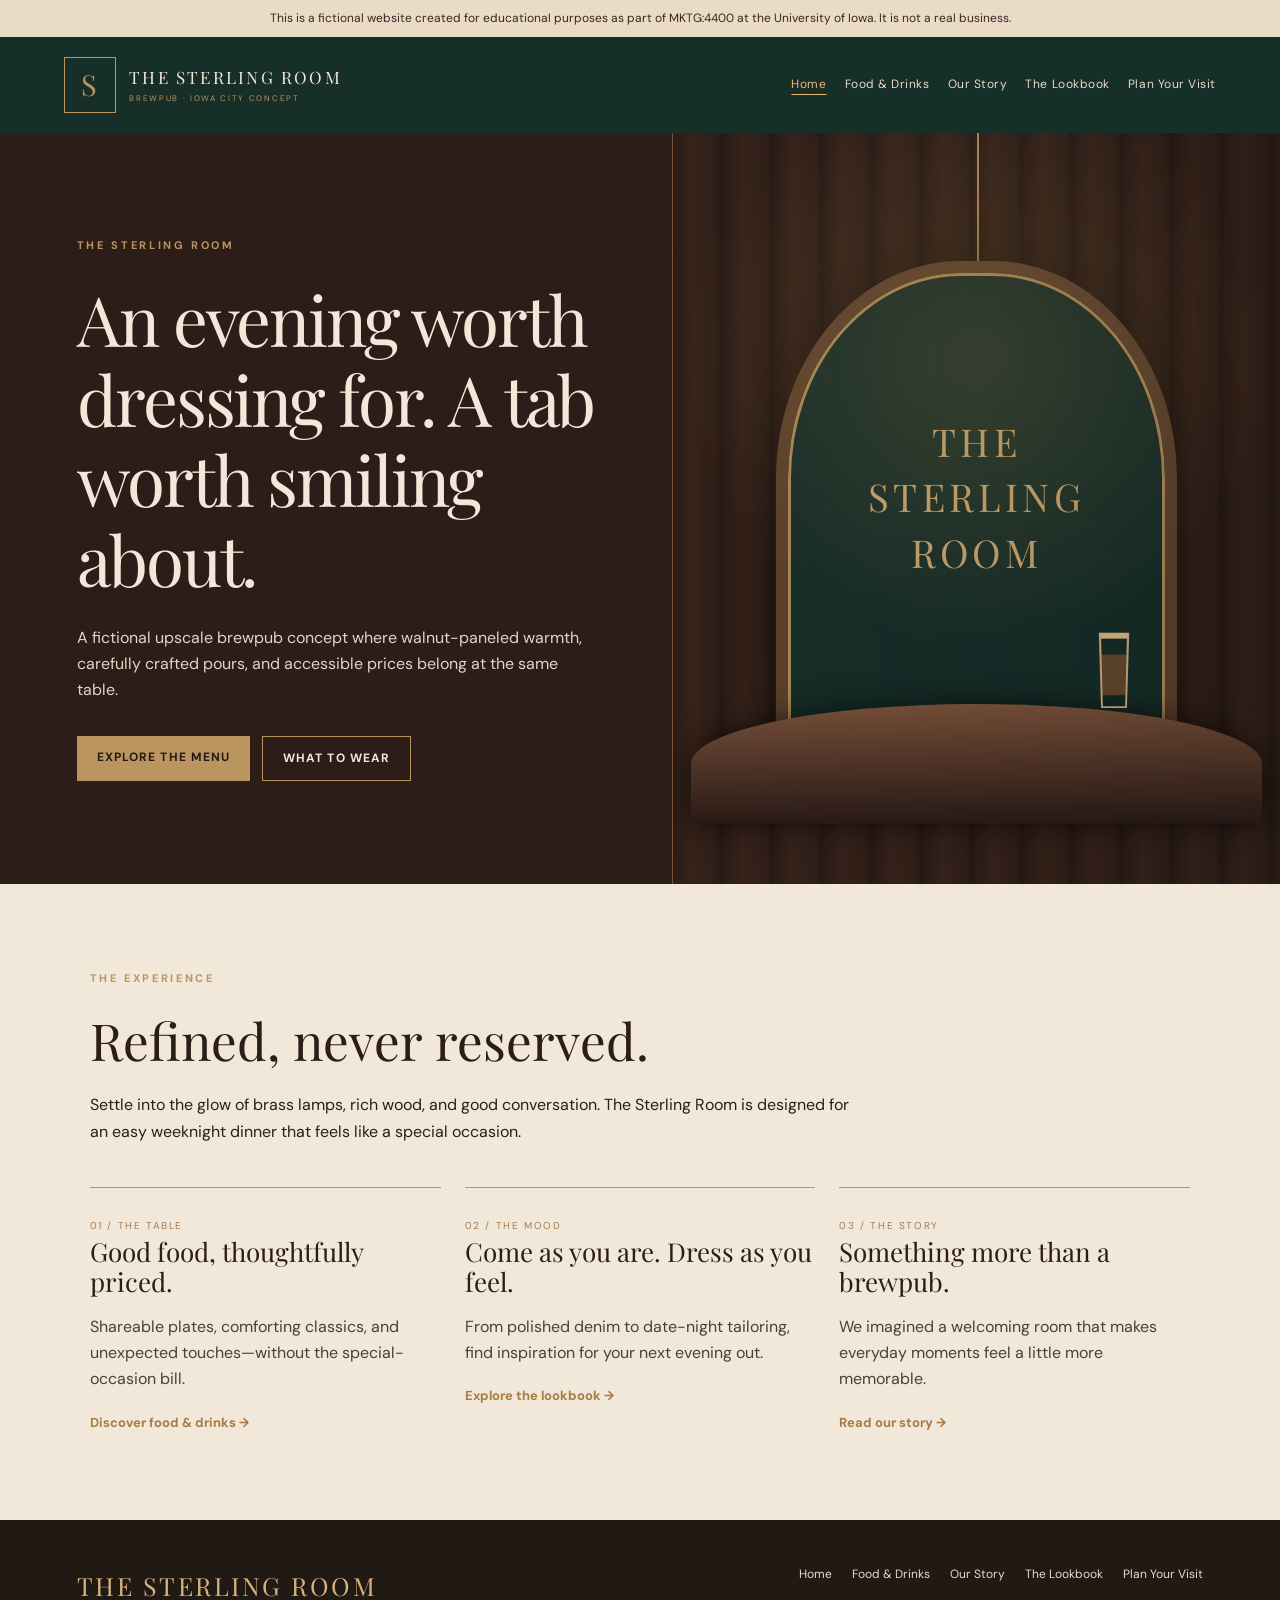
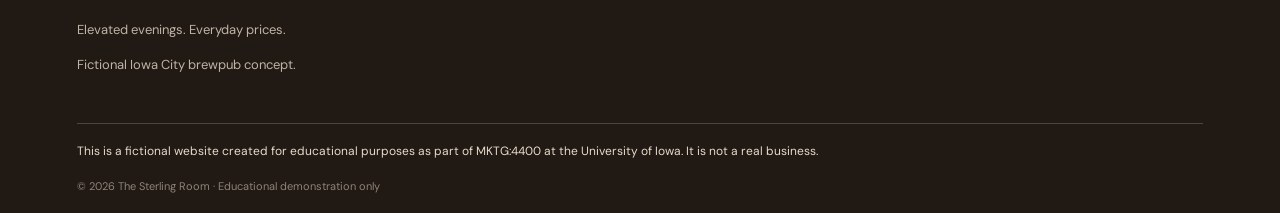
<file: index.html>
<!doctype html><html lang="en"><head><meta charset="utf-8"><meta name="viewport" content="width=device-width,initial-scale=1"><meta name="description" content="Discover The Sterling Room, a fictional Iowa City brewpub concept pairing an elevated atmosphere, approachable prices, and thoughtful food and drinks."><title>The Sterling Room | Upscale Brewpub in Iowa City</title><link rel="stylesheet" href="style.css"></head><body><div class="disclaimer">This is a fictional website created for educational purposes as part of MKTG:4400 at the University of Iowa. It is not a real business.</div><header class="site-header"><a class="brand" href="index.html"><span class="brand-mark">S</span><span>THE STERLING ROOM<small>BREWPUB · IOWA CITY CONCEPT</small></span></a><nav aria-label="Main navigation"><a href="index.html" aria-current="page">Home</a><a href="menu.html">Food &amp; Drinks</a><a href="about.html">Our Story</a><a href="lookbook.html">The Lookbook</a><a href="visit.html">Plan Your Visit</a></nav></header><main><section class="hero"><div class="hero-copy"><div class="eyebrow">THE STERLING ROOM</div><h1>An evening worth dressing for. A tab worth smiling about.</h1><p>A fictional upscale brewpub concept where walnut-paneled warmth, carefully crafted pours, and accessible prices belong at the same table.</p><div class="actions"><a class="btn" href="menu.html">Explore the menu</a><a class="btn" href="lookbook.html">What to wear</a></div></div><div class="hero-art" role="img" aria-label="Illustrated moody walnut wood and brass lounge with a glowing pendant light"><div class="lamp"></div><div class="arch"><div class="arch-inner"><span>THE<br>STERLING<br>ROOM</span></div></div><div class="table-top"></div><div class="glass"></div></div></section><section class="section"><div class="eyebrow">THE EXPERIENCE</div><h2>Refined, never reserved.</h2><p>Settle into the glow of brass lamps, rich wood, and good conversation. The Sterling Room is designed for an easy weeknight dinner that feels like a special occasion.</p><div class="feature-grid"><article class="feature"><span>01 / THE TABLE</span><h3>Good food, thoughtfully priced.</h3><p>Shareable plates, comforting classics, and unexpected touches—without the special-occasion bill.</p><a href="menu.html">Discover food & drinks →</a></article><article class="feature"><span>02 / THE MOOD</span><h3>Come as you are. Dress as you feel.</h3><p>From polished denim to date-night tailoring, find inspiration for your next evening out.</p><a href="lookbook.html">Explore the lookbook →</a></article><article class="feature"><span>03 / THE STORY</span><h3>Something more than a brewpub.</h3><p>We imagined a welcoming room that makes everyday moments feel a little more memorable.</p><a href="about.html">Read our story →</a></article></div></section></main><footer><div class="footer-inner"><div><div class="footer-brand">THE STERLING ROOM</div><p>Elevated evenings. Everyday prices.</p><p>Fictional Iowa City brewpub concept.</p></div><div class="footer-links"><a href="index.html">Home</a><a href="menu.html">Food &amp; Drinks</a><a href="about.html">Our Story</a><a href="lookbook.html">The Lookbook</a><a href="visit.html">Plan Your Visit</a></div></div><div class="footer-notice">This is a fictional website created for educational purposes as part of MKTG:4400 at the University of Iowa. It is not a real business.</div><div class="copyright">© 2026 The Sterling Room · Educational demonstration only</div></footer></body></html>
</file>
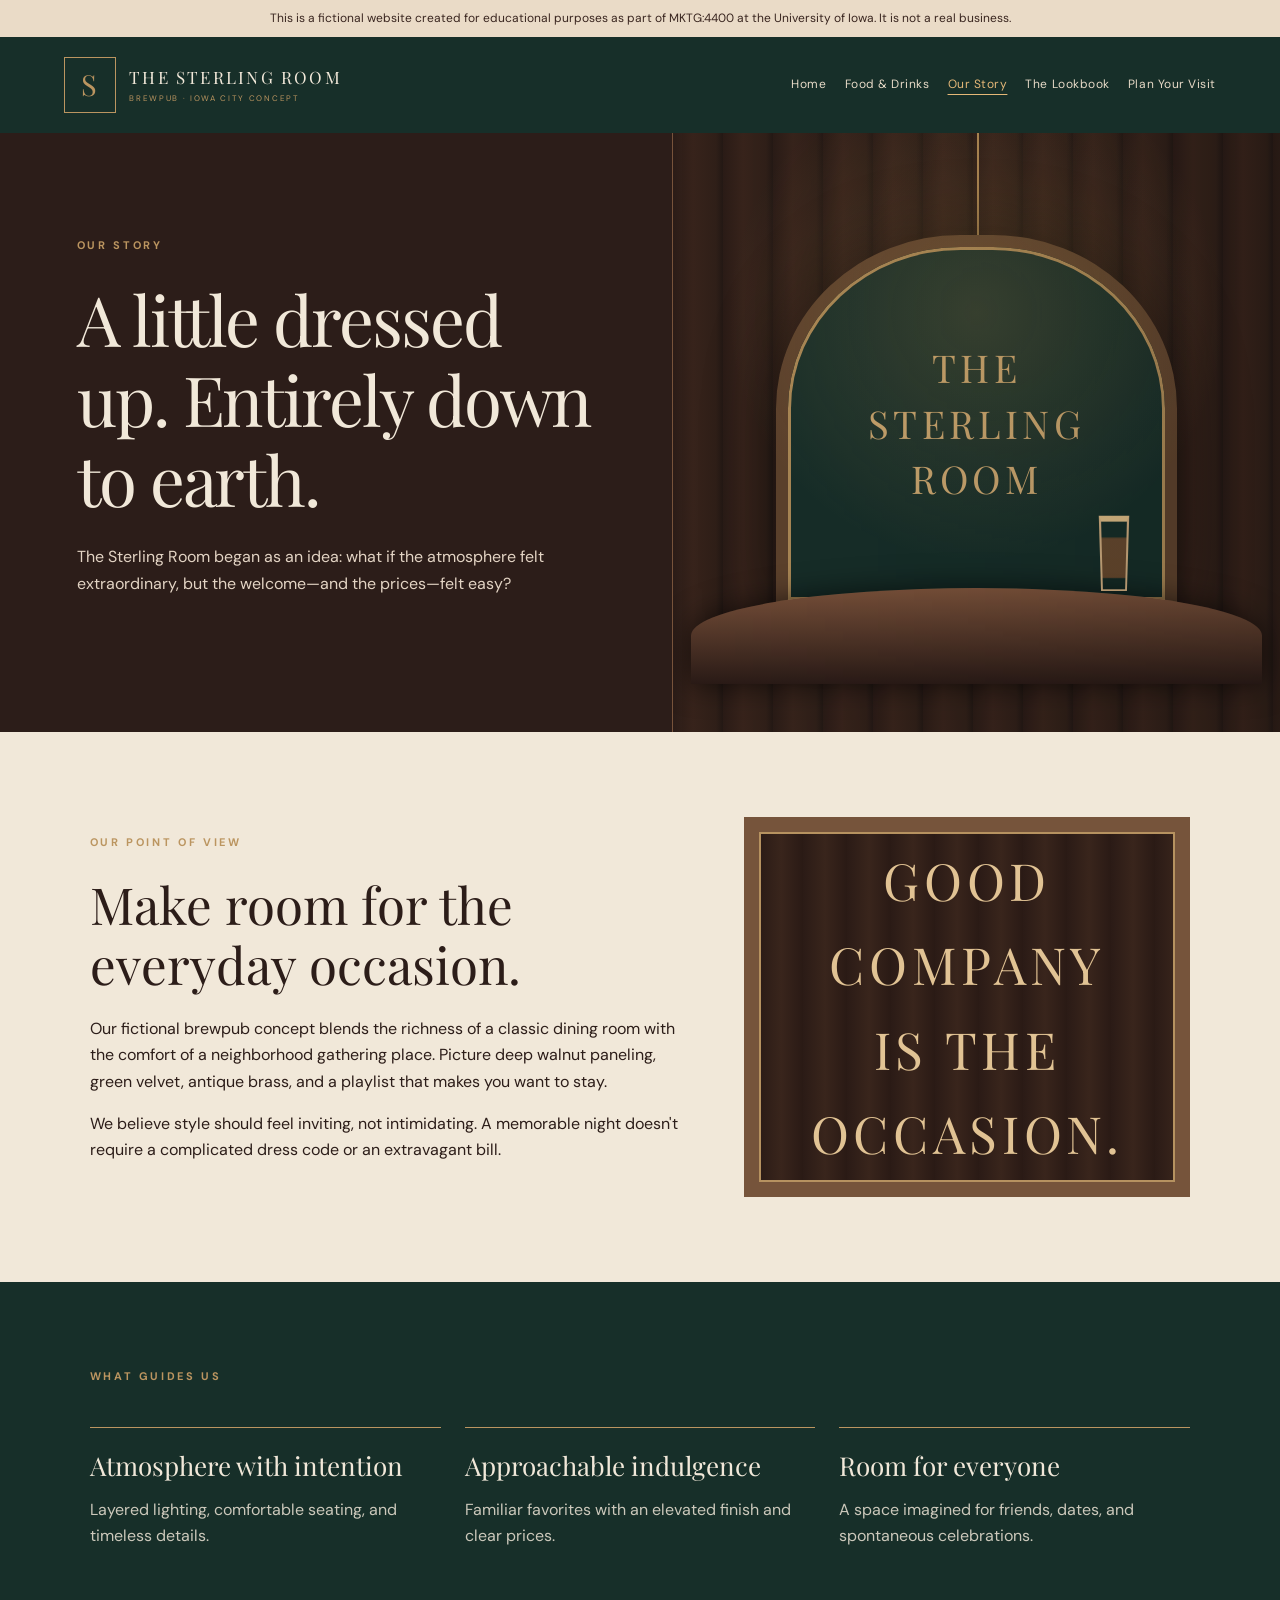
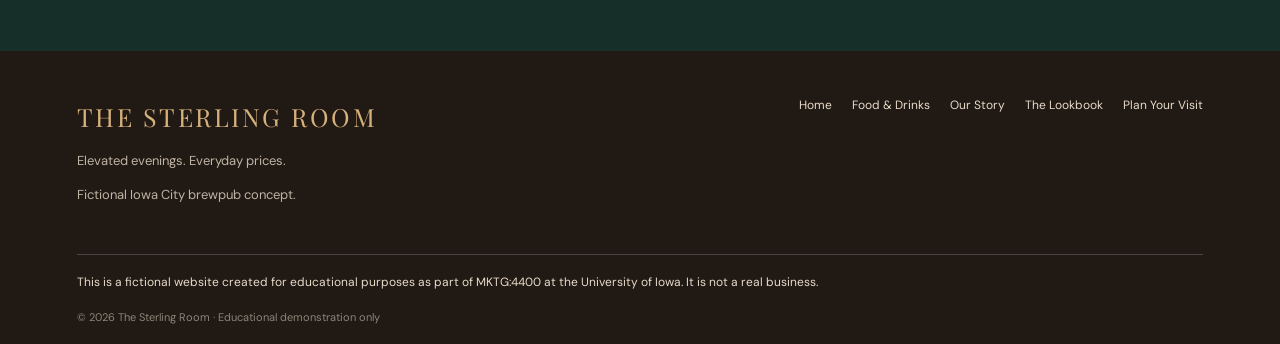
<file: about.html>
<!doctype html><html lang="en"><head><meta charset="utf-8"><meta name="viewport" content="width=device-width,initial-scale=1"><meta name="description" content="Learn about The Sterling Room, a fictional upscale yet approachable brewpub concept inspired by warm interiors, great company, and everyday celebrations."><title>Our Story | The Sterling Room</title><link rel="stylesheet" href="style.css"></head><body><div class="disclaimer">This is a fictional website created for educational purposes as part of MKTG:4400 at the University of Iowa. It is not a real business.</div><header class="site-header"><a class="brand" href="index.html"><span class="brand-mark">S</span><span>THE STERLING ROOM<small>BREWPUB · IOWA CITY CONCEPT</small></span></a><nav aria-label="Main navigation"><a href="index.html">Home</a><a href="menu.html">Food &amp; Drinks</a><a href="about.html" aria-current="page">Our Story</a><a href="lookbook.html">The Lookbook</a><a href="visit.html">Plan Your Visit</a></nav></header><main><section class="hero"><div class="hero-copy"><div class="eyebrow">OUR STORY</div><h1>A little dressed up. Entirely down to earth.</h1><p>The Sterling Room began as an idea: what if the atmosphere felt extraordinary, but the welcome—and the prices—felt easy?</p><div class="actions"></div></div><div class="hero-art" role="img" aria-label="Illustrated moody walnut wood and brass lounge with a glowing pendant light"><div class="lamp"></div><div class="arch"><div class="arch-inner"><span>THE<br>STERLING<br>ROOM</span></div></div><div class="table-top"></div><div class="glass"></div></div></section><section class="section split"><div><div class="eyebrow">OUR POINT OF VIEW</div><h2>Make room for the everyday occasion.</h2><p>Our fictional brewpub concept blends the richness of a classic dining room with the comfort of a neighborhood gathering place. Picture deep walnut paneling, green velvet, antique brass, and a playlist that makes you want to stay.</p><p>We believe style should feel inviting, not intimidating. A memorable night doesn't require a complicated dress code or an extravagant bill.</p></div><div class="visual-panel"><span>GOOD COMPANY<br>IS THE OCCASION.</span></div></section><section class="section alt"><div class="eyebrow">WHAT GUIDES US</div><div class="feature-grid"><article class="feature"><h3>Atmosphere with intention</h3><p>Layered lighting, comfortable seating, and timeless details.</p></article><article class="feature"><h3>Approachable indulgence</h3><p>Familiar favorites with an elevated finish and clear prices.</p></article><article class="feature"><h3>Room for everyone</h3><p>A space imagined for friends, dates, and spontaneous celebrations.</p></article></div></section></main><footer><div class="footer-inner"><div><div class="footer-brand">THE STERLING ROOM</div><p>Elevated evenings. Everyday prices.</p><p>Fictional Iowa City brewpub concept.</p></div><div class="footer-links"><a href="index.html">Home</a><a href="menu.html">Food &amp; Drinks</a><a href="about.html">Our Story</a><a href="lookbook.html">The Lookbook</a><a href="visit.html">Plan Your Visit</a></div></div><div class="footer-notice">This is a fictional website created for educational purposes as part of MKTG:4400 at the University of Iowa. It is not a real business.</div><div class="copyright">© 2026 The Sterling Room · Educational demonstration only</div></footer></body></html>
</file>
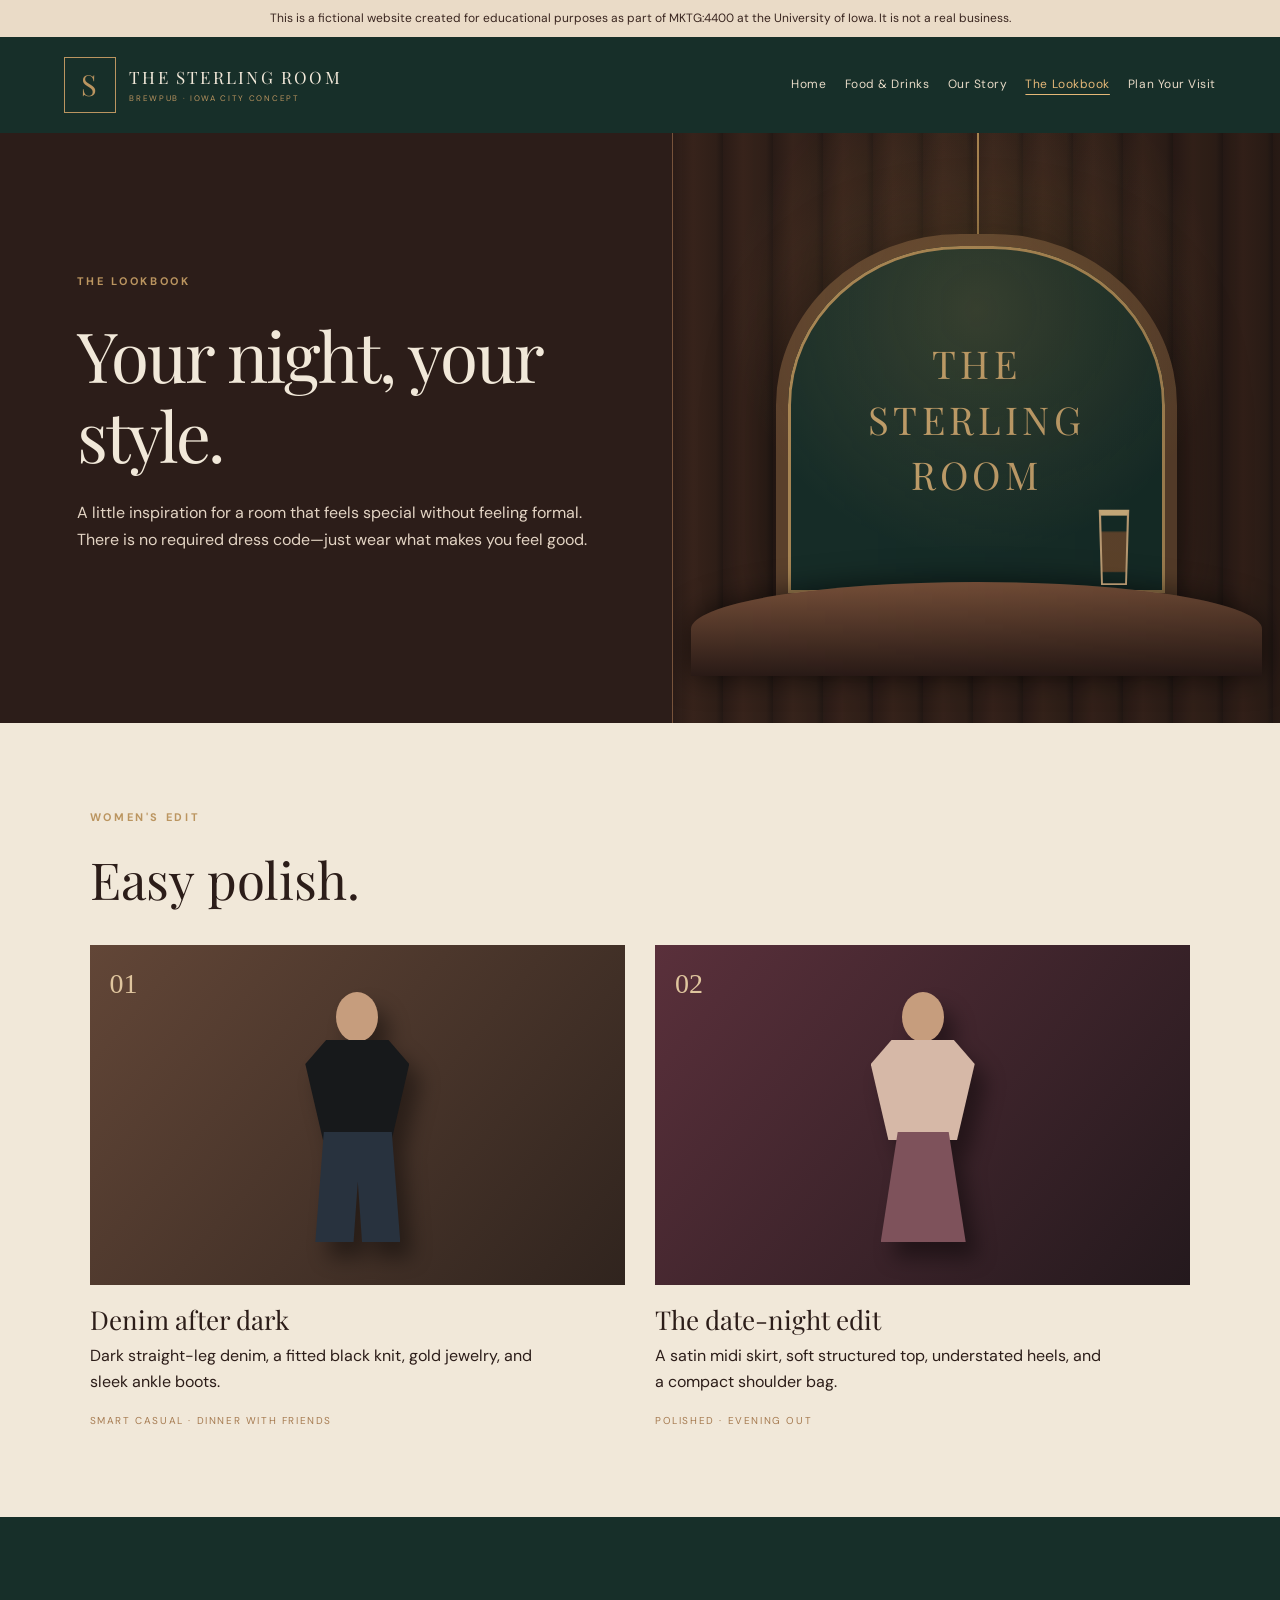
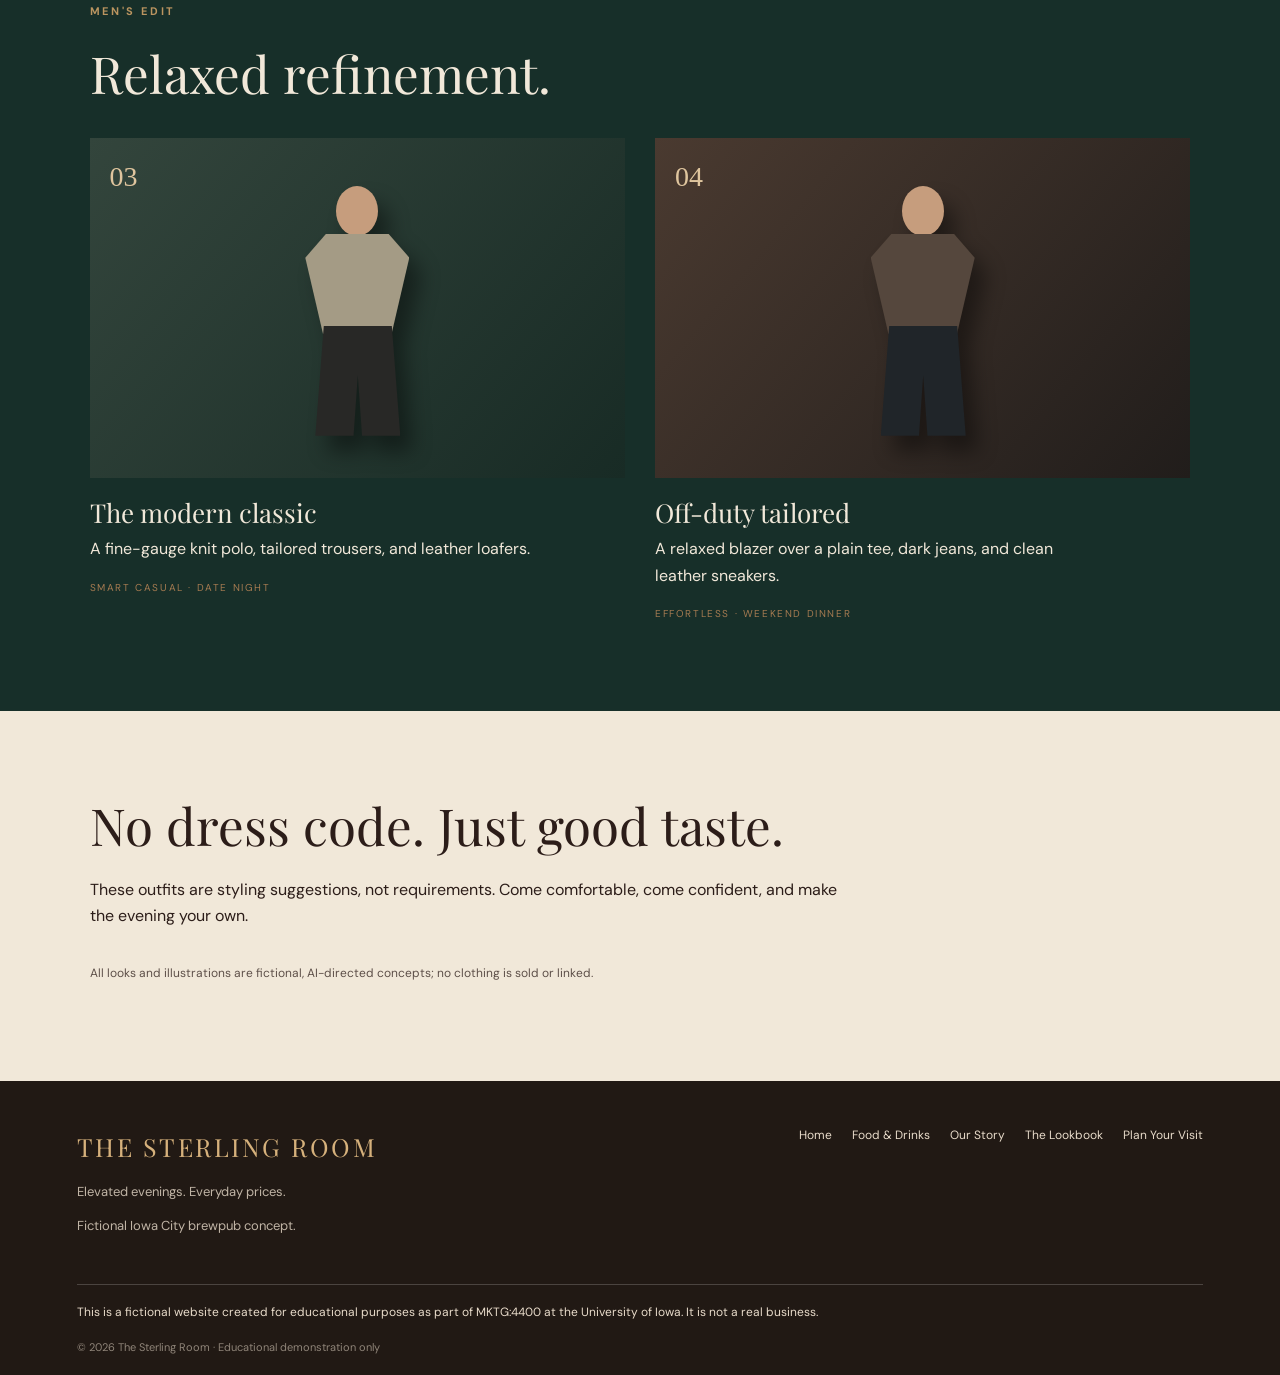
<file: lookbook.html>
<!doctype html><html lang="en"><head><meta charset="utf-8"><meta name="viewport" content="width=device-width,initial-scale=1"><meta name="description" content="Explore fictional brewpub outfit inspiration for women and men, from smart casual dinner looks to elevated date-night style at The Sterling Room."><title>What to Wear Lookbook | The Sterling Room</title><link rel="stylesheet" href="style.css"></head><body><div class="disclaimer">This is a fictional website created for educational purposes as part of MKTG:4400 at the University of Iowa. It is not a real business.</div><header class="site-header"><a class="brand" href="index.html"><span class="brand-mark">S</span><span>THE STERLING ROOM<small>BREWPUB · IOWA CITY CONCEPT</small></span></a><nav aria-label="Main navigation"><a href="index.html">Home</a><a href="menu.html">Food &amp; Drinks</a><a href="about.html">Our Story</a><a href="lookbook.html" aria-current="page">The Lookbook</a><a href="visit.html">Plan Your Visit</a></nav></header><main><section class="hero"><div class="hero-copy"><div class="eyebrow">THE LOOKBOOK</div><h1>Your night, your style.</h1><p>A little inspiration for a room that feels special without feeling formal. There is no required dress code—just wear what makes you feel good.</p><div class="actions"></div></div><div class="hero-art" role="img" aria-label="Illustrated moody walnut wood and brass lounge with a glowing pendant light"><div class="lamp"></div><div class="arch"><div class="arch-inner"><span>THE<br>STERLING<br>ROOM</span></div></div><div class="table-top"></div><div class="glass"></div></div></section><section class="section"><div class="eyebrow">WOMEN'S EDIT</div><h2>Easy polish.</h2><div class="look-grid"><article class="look"><div class="look-art look-one"><span>01</span><div class="outfit"><i class="head"></i><i class="top"></i><i class="bottom"></i></div></div><h3>Denim after dark</h3><p>Dark straight-leg denim, a fitted black knit, gold jewelry, and sleek ankle boots.</p><small>SMART CASUAL · DINNER WITH FRIENDS</small></article><article class="look"><div class="look-art look-two"><span>02</span><div class="outfit"><i class="head"></i><i class="top"></i><i class="bottom"></i></div></div><h3>The date-night edit</h3><p>A satin midi skirt, soft structured top, understated heels, and a compact shoulder bag.</p><small>POLISHED · EVENING OUT</small></article></div></section><section class="section alt"><div class="eyebrow">MEN'S EDIT</div><h2>Relaxed refinement.</h2><div class="look-grid"><article class="look"><div class="look-art look-three"><span>03</span><div class="outfit"><i class="head"></i><i class="top"></i><i class="bottom"></i></div></div><h3>The modern classic</h3><p>A fine-gauge knit polo, tailored trousers, and leather loafers.</p><small>SMART CASUAL · DATE NIGHT</small></article><article class="look"><div class="look-art look-four"><span>04</span><div class="outfit"><i class="head"></i><i class="top"></i><i class="bottom"></i></div></div><h3>Off-duty tailored</h3><p>A relaxed blazer over a plain tee, dark jeans, and clean leather sneakers.</p><small>EFFORTLESS · WEEKEND DINNER</small></article></div></section><section class="section"><h2>No dress code. Just good taste.</h2><p>These outfits are styling suggestions, not requirements. Come comfortable, come confident, and make the evening your own.</p><p class="fineprint">All looks and illustrations are fictional, AI-directed concepts; no clothing is sold or linked.</p></section></main><footer><div class="footer-inner"><div><div class="footer-brand">THE STERLING ROOM</div><p>Elevated evenings. Everyday prices.</p><p>Fictional Iowa City brewpub concept.</p></div><div class="footer-links"><a href="index.html">Home</a><a href="menu.html">Food &amp; Drinks</a><a href="about.html">Our Story</a><a href="lookbook.html">The Lookbook</a><a href="visit.html">Plan Your Visit</a></div></div><div class="footer-notice">This is a fictional website created for educational purposes as part of MKTG:4400 at the University of Iowa. It is not a real business.</div><div class="copyright">© 2026 The Sterling Room · Educational demonstration only</div></footer></body></html>
</file>
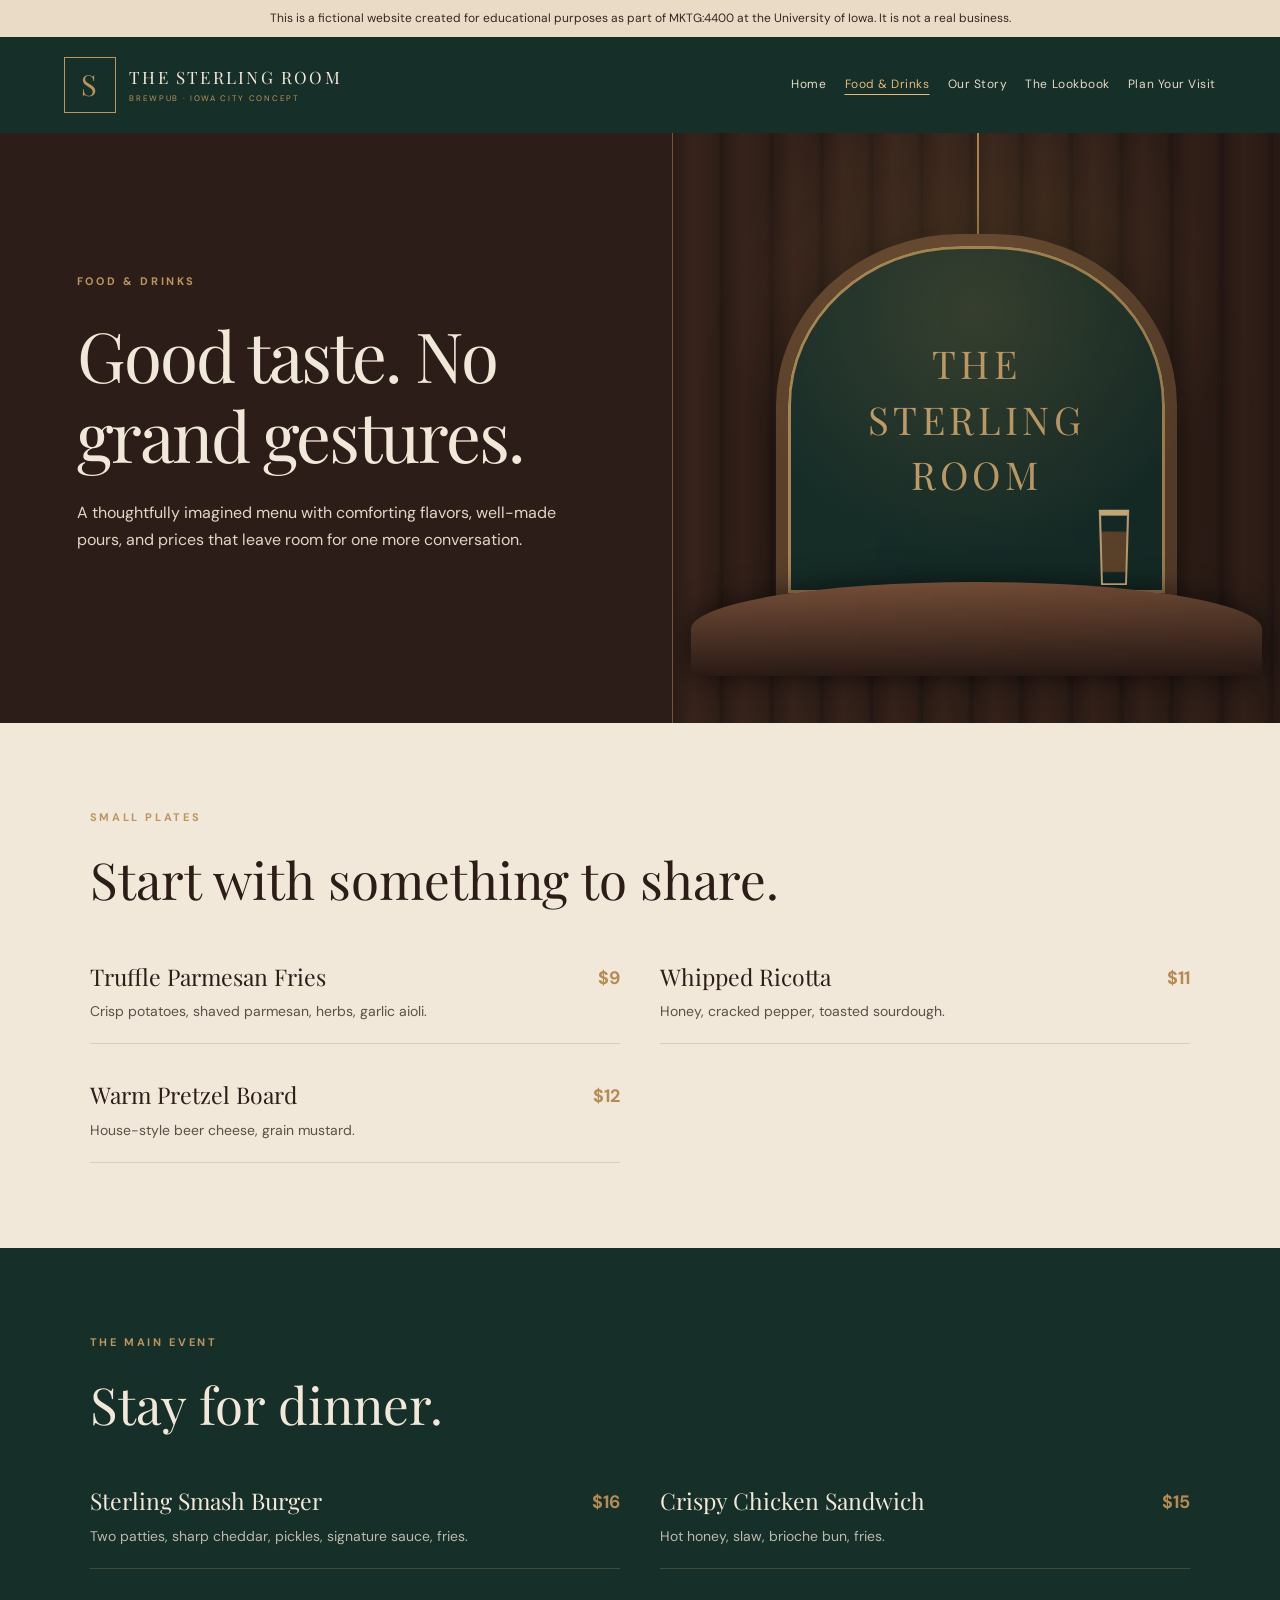
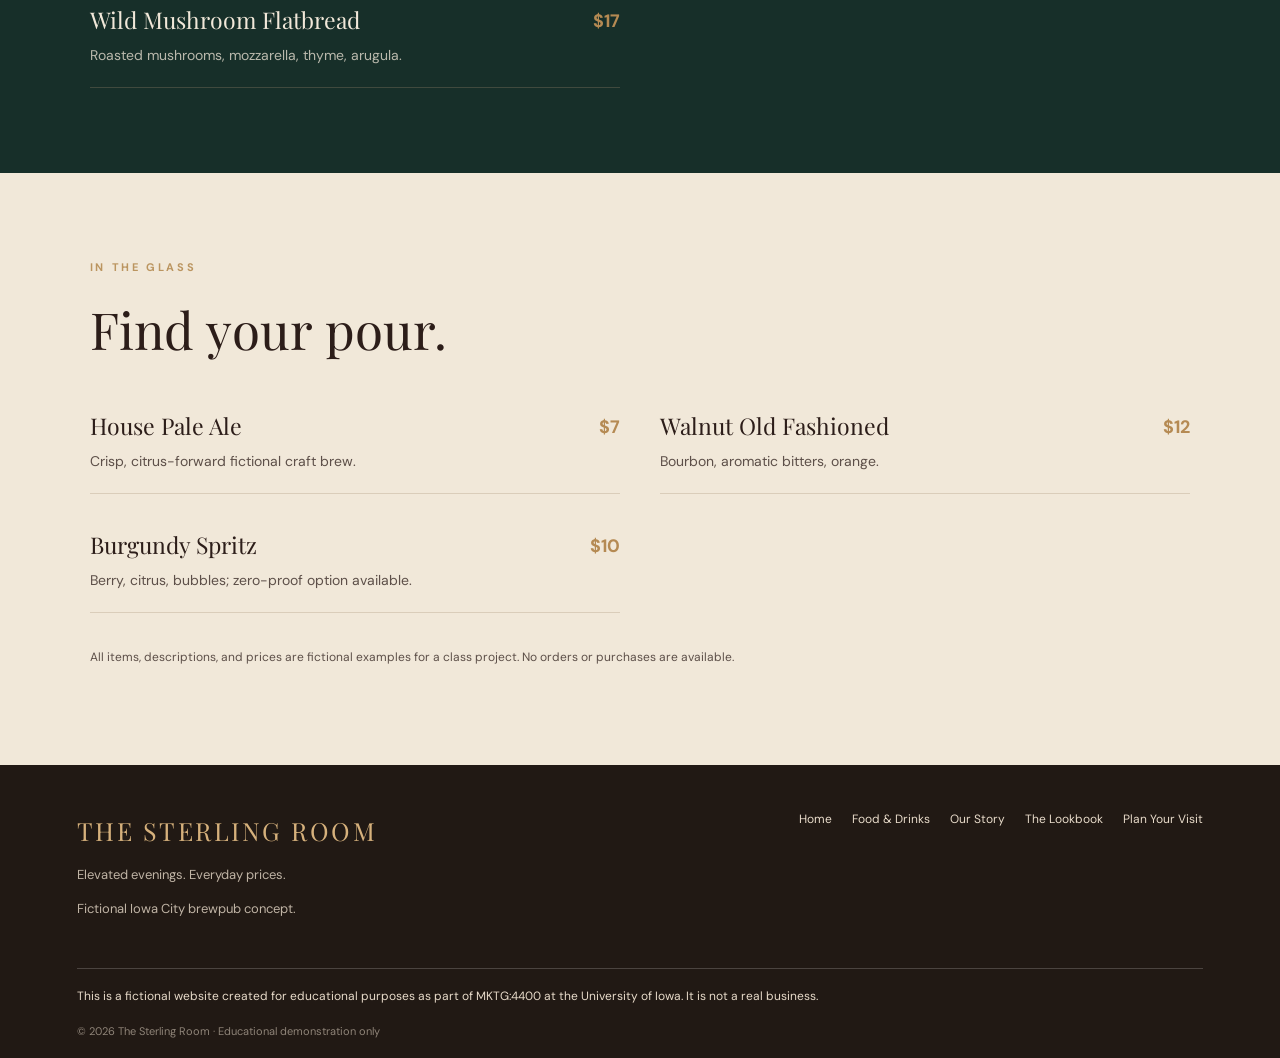
<file: menu.html>
<!doctype html><html lang="en"><head><meta charset="utf-8"><meta name="viewport" content="width=device-width,initial-scale=1"><meta name="description" content="Browse the fictional Sterling Room menu: elevated shareable plates, comfort-food favorites, craft beer, and cocktails at approachable example prices."><title>Food &amp; Drinks | The Sterling Room Brewpub</title><link rel="stylesheet" href="style.css"></head><body><div class="disclaimer">This is a fictional website created for educational purposes as part of MKTG:4400 at the University of Iowa. It is not a real business.</div><header class="site-header"><a class="brand" href="index.html"><span class="brand-mark">S</span><span>THE STERLING ROOM<small>BREWPUB · IOWA CITY CONCEPT</small></span></a><nav aria-label="Main navigation"><a href="index.html">Home</a><a href="menu.html" aria-current="page">Food &amp; Drinks</a><a href="about.html">Our Story</a><a href="lookbook.html">The Lookbook</a><a href="visit.html">Plan Your Visit</a></nav></header><main><section class="hero"><div class="hero-copy"><div class="eyebrow">FOOD & DRINKS</div><h1>Good taste. No grand gestures.</h1><p>A thoughtfully imagined menu with comforting flavors, well-made pours, and prices that leave room for one more conversation.</p><div class="actions"></div></div><div class="hero-art" role="img" aria-label="Illustrated moody walnut wood and brass lounge with a glowing pendant light"><div class="lamp"></div><div class="arch"><div class="arch-inner"><span>THE<br>STERLING<br>ROOM</span></div></div><div class="table-top"></div><div class="glass"></div></div></section><section class="section"><div class="eyebrow">SMALL PLATES</div><h2>Start with something to share.</h2><div class="menu-grid"><article class="menu-item"><div><h3>Truffle Parmesan Fries</h3><p>Crisp potatoes, shaved parmesan, herbs, garlic aioli.</p></div><strong>$9</strong></article><article class="menu-item"><div><h3>Whipped Ricotta</h3><p>Honey, cracked pepper, toasted sourdough.</p></div><strong>$11</strong></article><article class="menu-item"><div><h3>Warm Pretzel Board</h3><p>House-style beer cheese, grain mustard.</p></div><strong>$12</strong></article></div></section><section class="section alt"><div class="eyebrow">THE MAIN EVENT</div><h2>Stay for dinner.</h2><div class="menu-grid"><article class="menu-item"><div><h3>Sterling Smash Burger</h3><p>Two patties, sharp cheddar, pickles, signature sauce, fries.</p></div><strong>$16</strong></article><article class="menu-item"><div><h3>Crispy Chicken Sandwich</h3><p>Hot honey, slaw, brioche bun, fries.</p></div><strong>$15</strong></article><article class="menu-item"><div><h3>Wild Mushroom Flatbread</h3><p>Roasted mushrooms, mozzarella, thyme, arugula.</p></div><strong>$17</strong></article></div></section><section class="section"><div class="eyebrow">IN THE GLASS</div><h2>Find your pour.</h2><div class="menu-grid"><article class="menu-item"><div><h3>House Pale Ale</h3><p>Crisp, citrus-forward fictional craft brew.</p></div><strong>$7</strong></article><article class="menu-item"><div><h3>Walnut Old Fashioned</h3><p>Bourbon, aromatic bitters, orange.</p></div><strong>$12</strong></article><article class="menu-item"><div><h3>Burgundy Spritz</h3><p>Berry, citrus, bubbles; zero-proof option available.</p></div><strong>$10</strong></article></div><p class="fineprint">All items, descriptions, and prices are fictional examples for a class project. No orders or purchases are available.</p></section></main><footer><div class="footer-inner"><div><div class="footer-brand">THE STERLING ROOM</div><p>Elevated evenings. Everyday prices.</p><p>Fictional Iowa City brewpub concept.</p></div><div class="footer-links"><a href="index.html">Home</a><a href="menu.html">Food &amp; Drinks</a><a href="about.html">Our Story</a><a href="lookbook.html">The Lookbook</a><a href="visit.html">Plan Your Visit</a></div></div><div class="footer-notice">This is a fictional website created for educational purposes as part of MKTG:4400 at the University of Iowa. It is not a real business.</div><div class="copyright">© 2026 The Sterling Room · Educational demonstration only</div></footer></body></html>
</file>
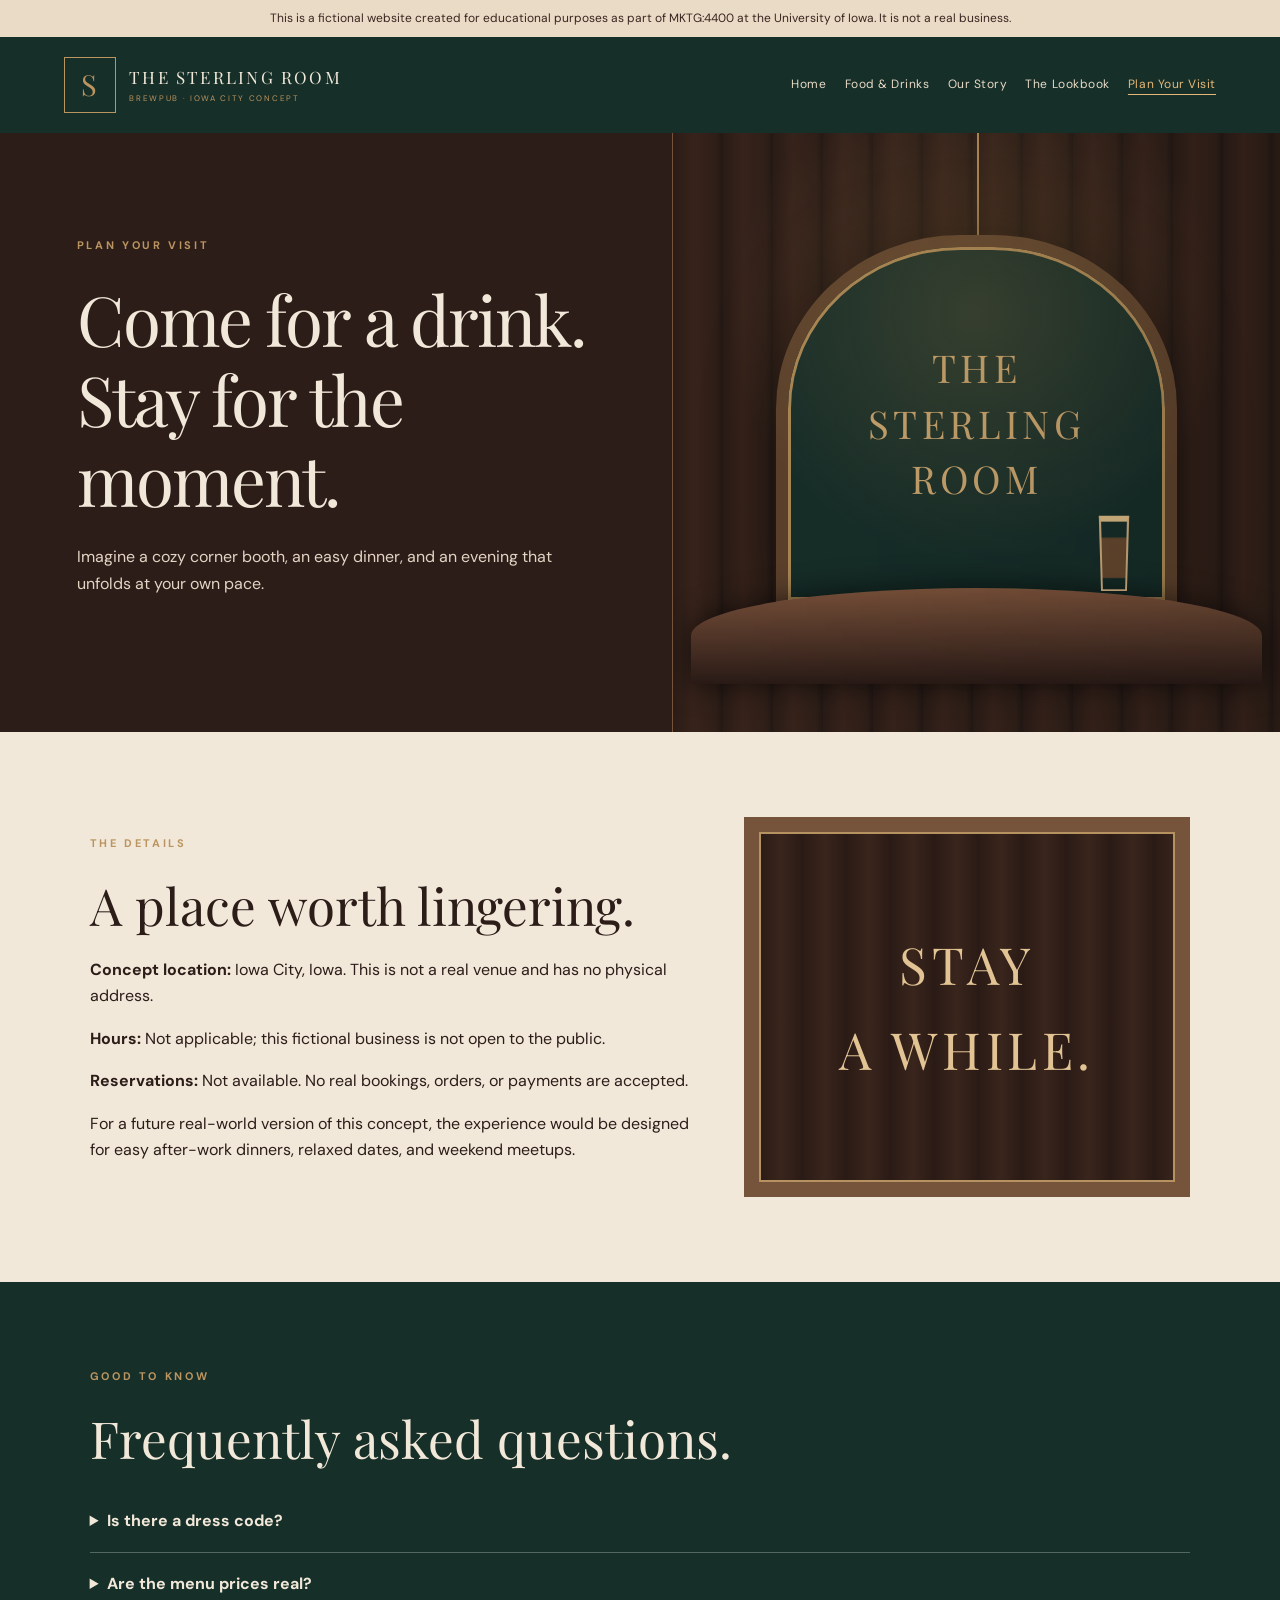
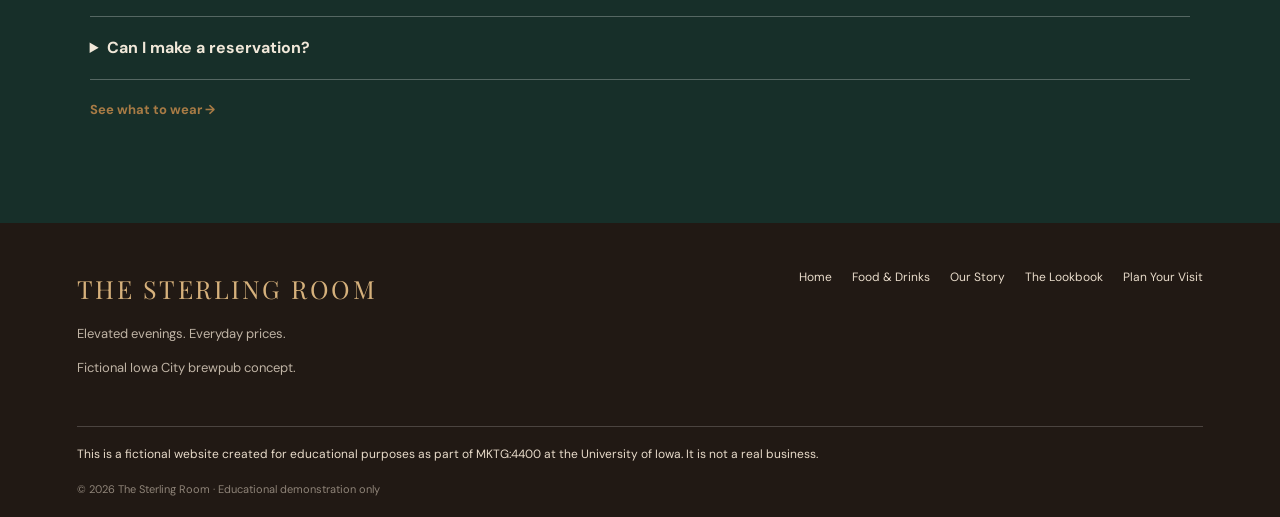
<file: visit.html>
<!doctype html><html lang="en"><head><meta charset="utf-8"><meta name="viewport" content="width=device-width,initial-scale=1"><meta name="description" content="Plan a fictional visit to The Sterling Room in Iowa City. Explore the imagined atmosphere, suggested occasions, and answers to common guest questions."><title>Plan Your Visit | The Sterling Room</title><link rel="stylesheet" href="style.css"></head><body><div class="disclaimer">This is a fictional website created for educational purposes as part of MKTG:4400 at the University of Iowa. It is not a real business.</div><header class="site-header"><a class="brand" href="index.html"><span class="brand-mark">S</span><span>THE STERLING ROOM<small>BREWPUB · IOWA CITY CONCEPT</small></span></a><nav aria-label="Main navigation"><a href="index.html">Home</a><a href="menu.html">Food &amp; Drinks</a><a href="about.html">Our Story</a><a href="lookbook.html">The Lookbook</a><a href="visit.html" aria-current="page">Plan Your Visit</a></nav></header><main><section class="hero"><div class="hero-copy"><div class="eyebrow">PLAN YOUR VISIT</div><h1>Come for a drink. Stay for the moment.</h1><p>Imagine a cozy corner booth, an easy dinner, and an evening that unfolds at your own pace.</p><div class="actions"></div></div><div class="hero-art" role="img" aria-label="Illustrated moody walnut wood and brass lounge with a glowing pendant light"><div class="lamp"></div><div class="arch"><div class="arch-inner"><span>THE<br>STERLING<br>ROOM</span></div></div><div class="table-top"></div><div class="glass"></div></div></section><section class="section split"><div><div class="eyebrow">THE DETAILS</div><h2>A place worth lingering.</h2><p><strong>Concept location:</strong> Iowa City, Iowa. This is not a real venue and has no physical address.</p><p><strong>Hours:</strong> Not applicable; this fictional business is not open to the public.</p><p><strong>Reservations:</strong> Not available. No real bookings, orders, or payments are accepted.</p><p>For a future real-world version of this concept, the experience would be designed for easy after-work dinners, relaxed dates, and weekend meetups.</p></div><div class="visual-panel"><span>STAY<br>A WHILE.</span></div></section><section class="section alt"><div class="eyebrow">GOOD TO KNOW</div><h2>Frequently asked questions.</h2><div class="faq"><details><summary>Is there a dress code?</summary><p>No. The lookbook offers inspiration, but the concept is all about feeling comfortable.</p></details><details><summary>Are the menu prices real?</summary><p>No. All prices are illustrative and part of this fictional educational project.</p></details><details><summary>Can I make a reservation?</summary><p>No. The Sterling Room is fictional and does not accept reservations.</p></details></div><p><a class="text-link" href="lookbook.html">See what to wear →</a></p></section></main><footer><div class="footer-inner"><div><div class="footer-brand">THE STERLING ROOM</div><p>Elevated evenings. Everyday prices.</p><p>Fictional Iowa City brewpub concept.</p></div><div class="footer-links"><a href="index.html">Home</a><a href="menu.html">Food &amp; Drinks</a><a href="about.html">Our Story</a><a href="lookbook.html">The Lookbook</a><a href="visit.html">Plan Your Visit</a></div></div><div class="footer-notice">This is a fictional website created for educational purposes as part of MKTG:4400 at the University of Iowa. It is not a real business.</div><div class="copyright">© 2026 The Sterling Room · Educational demonstration only</div></footer></body></html>
</file>
<file: style.css>
@import url('https://fonts.googleapis.com/css2?family=DM+Sans:wght@400;500;600;700&family=Playfair+Display:wght@400;500;600&display=swap');:root{--forest:#172f29;--walnut:#2c1d19;--brass:#bb9560;--cream:#f1e8d9;--burgundy:#542c38;--muted:#d4c4b0}*{box-sizing:border-box}html{scroll-behavior:smooth}body{margin:0;background:var(--cream);color:var(--walnut);font-family:'DM Sans',Arial,sans-serif;line-height:1.65}a{color:inherit}.disclaimer{background:#eadbc7;color:#39251f;text-align:center;padding:10px 18px;font-size:12px;line-height:1.45}.site-header{display:flex;align-items:center;justify-content:space-between;gap:24px;padding:20px clamp(20px,5vw,85px);background:var(--forest);color:var(--cream)}.brand{text-decoration:none;display:flex;align-items:center;gap:13px;font-family:'Playfair Display',Georgia,serif;letter-spacing:.13em;font-size:17px;line-height:1.1;white-space:nowrap}.brand-mark{border:1px solid var(--brass);color:var(--brass);font-size:29px;padding:11px 16px}.brand small{display:block;font-family:'DM Sans',sans-serif;font-size:8px;letter-spacing:.21em;color:var(--brass);margin-top:7px}.site-header nav{display:flex;flex-wrap:wrap;gap:18px}.site-header nav a{font-size:12px;text-decoration:none;letter-spacing:.045em;color:#e7dac7}.site-header nav a:hover,.site-header nav a[aria-current]{color:#e5b878;text-decoration:underline;text-underline-offset:6px}.hero{display:grid;grid-template-columns:1.05fr .95fr;min-height:590px;background:var(--walnut);color:var(--cream)}.hero-copy{padding:clamp(45px,8vw,125px) clamp(25px,6vw,100px);align-self:center}.eyebrow{font-size:11px;font-weight:700;letter-spacing:.24em;color:var(--brass);margin-bottom:24px}h1,h2,h3{font-family:'Playfair Display',Georgia,serif;font-weight:400;line-height:1.16}h1{font-size:clamp(42px,5.4vw,78px);letter-spacing:-.03em;margin:0 0 26px}h2{font-size:clamp(32px,4vw,51px);margin:0 0 22px}h3{font-size:26px;margin:0 0 10px}.hero-copy p{max-width:530px;color:#e3d4c4;font-size:16px}.actions{display:flex;gap:12px;flex-wrap:wrap;margin-top:32px}.btn{display:inline-block;background:var(--brass);color:#241914;text-decoration:none;padding:12px 20px;font-size:12px;font-weight:700;letter-spacing:.09em;text-transform:uppercase}.btn:nth-child(even){background:transparent;color:var(--cream);border:1px solid var(--brass)}.hero-art{min-height:460px;position:relative;overflow:hidden;background:repeating-linear-gradient(90deg,#2b1c17 0,#38241c 20px,#302019 43px,#241915 50px);border-left:1px solid #77533b}.hero-art:after{content:'';position:absolute;inset:0;background:linear-gradient(90deg,transparent,#0002),radial-gradient(circle at 50% 30%,#c79a5633,transparent 48%);pointer-events:none}.lamp{position:absolute;top:0;left:50%;height:33%;width:2px;background:#b18b55}.lamp:after{content:'';position:absolute;bottom:-20px;left:-45px;width:90px;height:42px;border-radius:55% 55% 8% 8%;background:#c49a59;box-shadow:0 28px 80px 28px #d5a25a66}.arch{position:absolute;inset:17% 17% 20%;border:12px solid #5d422d;border-radius:46% 46% 4px 4px;background:#172e29;box-shadow:inset 0 0 0 3px #aa8856,0 0 70px #0006}.arch-inner{position:absolute;inset:12%;display:grid;place-items:center;text-align:center;color:#c7a46f;font-family:'Playfair Display',Georgia,serif;font-size:clamp(24px,3vw,45px);letter-spacing:.11em;line-height:1.45}.table-top{position:absolute;bottom:8%;left:3%;width:94%;height:16%;background:linear-gradient(#79513a,#2a1b17);border-radius:50% 50% 0 0;box-shadow:0 0 30px #0009}.glass{position:absolute;bottom:23%;right:25%;width:28px;height:75px;border:2px solid #c8a77c;border-top:5px solid #d7b783;transform:perspective(40px) rotateX(-5deg);background:linear-gradient(transparent 20%,#a65e3288 22%,#a65e3288 80%,transparent 82%)}.section{padding:85px clamp(22px,7vw,110px);max-width:1500px;margin:auto}.section>p{max-width:760px}.section.alt{background:var(--forest);color:var(--cream);max-width:none}.feature-grid{display:grid;grid-template-columns:repeat(3,minmax(0,1fr));gap:24px;margin-top:42px}.feature{border-top:1px solid var(--brass);padding-top:23px}.feature span,.look small{font-size:10px;letter-spacing:.16em;color:#a67b51}.feature p{color:inherit;opacity:.83}.feature a,.text-link{color:#a87b45;font-weight:700;font-size:13px;text-decoration:none}.alt .feature a{color:#d9b87d}.menu-grid{display:grid;grid-template-columns:repeat(2,minmax(0,1fr));gap:18px 40px;margin-top:34px}.menu-item{display:flex;justify-content:space-between;gap:20px;border-bottom:1px solid #a58b704b;padding:20px 0}.menu-item h3{font-size:23px}.menu-item p{margin:0;opacity:.75;font-size:14px}.menu-item strong{font-size:18px;color:#b58a53;white-space:nowrap}.fineprint{font-size:12px;opacity:.75;margin-top:35px}.split{display:grid;grid-template-columns:1.15fr .85fr;gap:50px;align-items:center}.split p{max-width:650px}.visual-panel{min-height:380px;background:repeating-linear-gradient(90deg,#2b1b16,#39251c 22px,#2a1a15 44px);border:15px solid #76543b;display:grid;place-items:center;box-shadow:inset 0 0 0 2px #b69260}.visual-panel span{font-family:'Playfair Display',Georgia,serif;color:#e1c394;text-align:center;font-size:clamp(28px,4vw,55px);letter-spacing:.09em}.look-grid{display:grid;grid-template-columns:repeat(2,minmax(0,1fr));gap:30px;margin-top:35px}.look-art{height:340px;position:relative;overflow:hidden;display:grid;place-items:center;background:linear-gradient(130deg,#624637,#30241e)}.look-two{background:linear-gradient(130deg,#5a303b,#24191d)}.look-three{background:linear-gradient(130deg,#33453c,#182b25)}.look-four{background:linear-gradient(130deg,#4a3a30,#211d1b)}.look-art>span{position:absolute;top:16px;left:20px;color:#dfc59e;font-family:Georgia,serif;font-size:28px}.outfit{position:relative;width:130px;height:245px;filter:drop-shadow(12px 16px 10px #0006)}.outfit i{display:block;position:absolute}.head{width:42px;height:50px;border-radius:50%;background:#c69d7d;top:0;left:44px}.top{width:104px;height:100px;background:#17191b;top:48px;left:13px;clip-path:polygon(20% 0,80% 0,100% 24%,83% 100%,17% 100%,0 24%)}.bottom{width:85px;height:110px;background:#28323e;top:140px;left:23px;clip-path:polygon(10% 0,90% 0,100% 100%,55% 100%,50% 45%,45% 100%,0 100%)}.look-two .top{background:#d6b8a7}.look-two .bottom{background:#7e525b;clip-path:polygon(20% 0,80% 0,100% 100%,0 100%)}.look-three .top{background:#a49b85}.look-three .bottom{background:#282826}.look-four .top{background:#55473d}.look-four .bottom{background:#202529}.look h3{margin:20px 0 8px}.look p{max-width:450px;margin:0 0 10px}.faq details{padding:18px 0;border-bottom:1px solid #ffffff44}.faq summary{cursor:pointer;font-weight:700}.faq p{opacity:.8}footer{background:#211914;color:#e8dbca;padding:45px clamp(22px,6vw,100px) 18px}.footer-inner{display:flex;justify-content:space-between;gap:40px}.footer-brand{font-family:'Playfair Display',Georgia,serif;font-size:25px;letter-spacing:.1em;color:#d6b17c}.footer-inner p{font-size:13px;opacity:.8}.footer-links{display:flex;flex-wrap:wrap;align-content:start;gap:13px 20px;max-width:420px}.footer-links a{font-size:12px;text-decoration:none}.footer-notice{border-top:1px solid #ffffff30;margin-top:35px;padding-top:18px;font-size:12px;line-height:1.5}.copyright{font-size:11px;opacity:.55;margin-top:17px}@media(max-width:950px){.site-header{flex-direction:column;align-items:flex-start}.hero{grid-template-columns:1fr}.hero-art{min-height:400px}.feature-grid{grid-template-columns:1fr 1fr}.split{grid-template-columns:1fr}}@media(max-width:600px){.site-header nav{gap:12px}.site-header nav a{font-size:11px}.hero-copy{padding:55px 23px}.hero-art{min-height:320px}.section{padding:55px 23px}.feature-grid,.menu-grid,.look-grid{grid-template-columns:1fr}.look-art{height:310px}.footer-inner{flex-direction:column}.brand{font-size:15px}.disclaimer{font-size:11px}}
</file>
